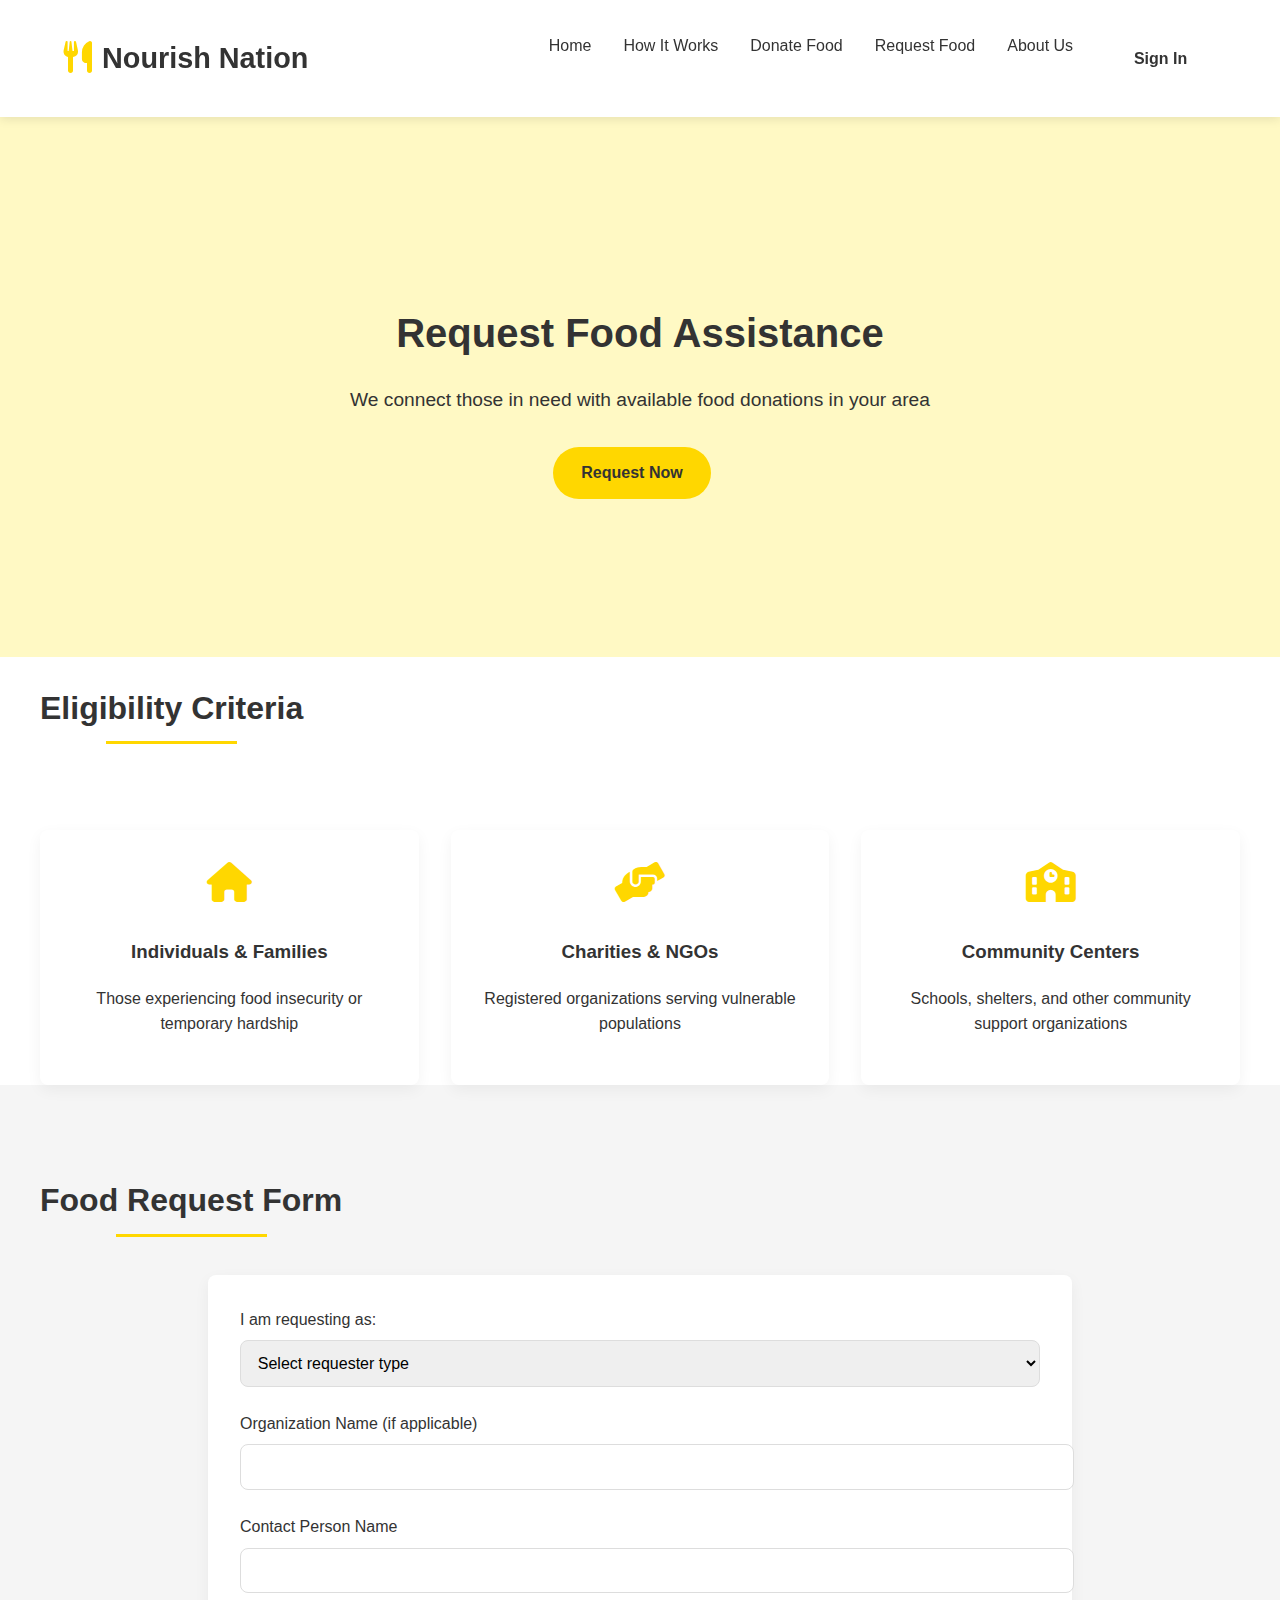
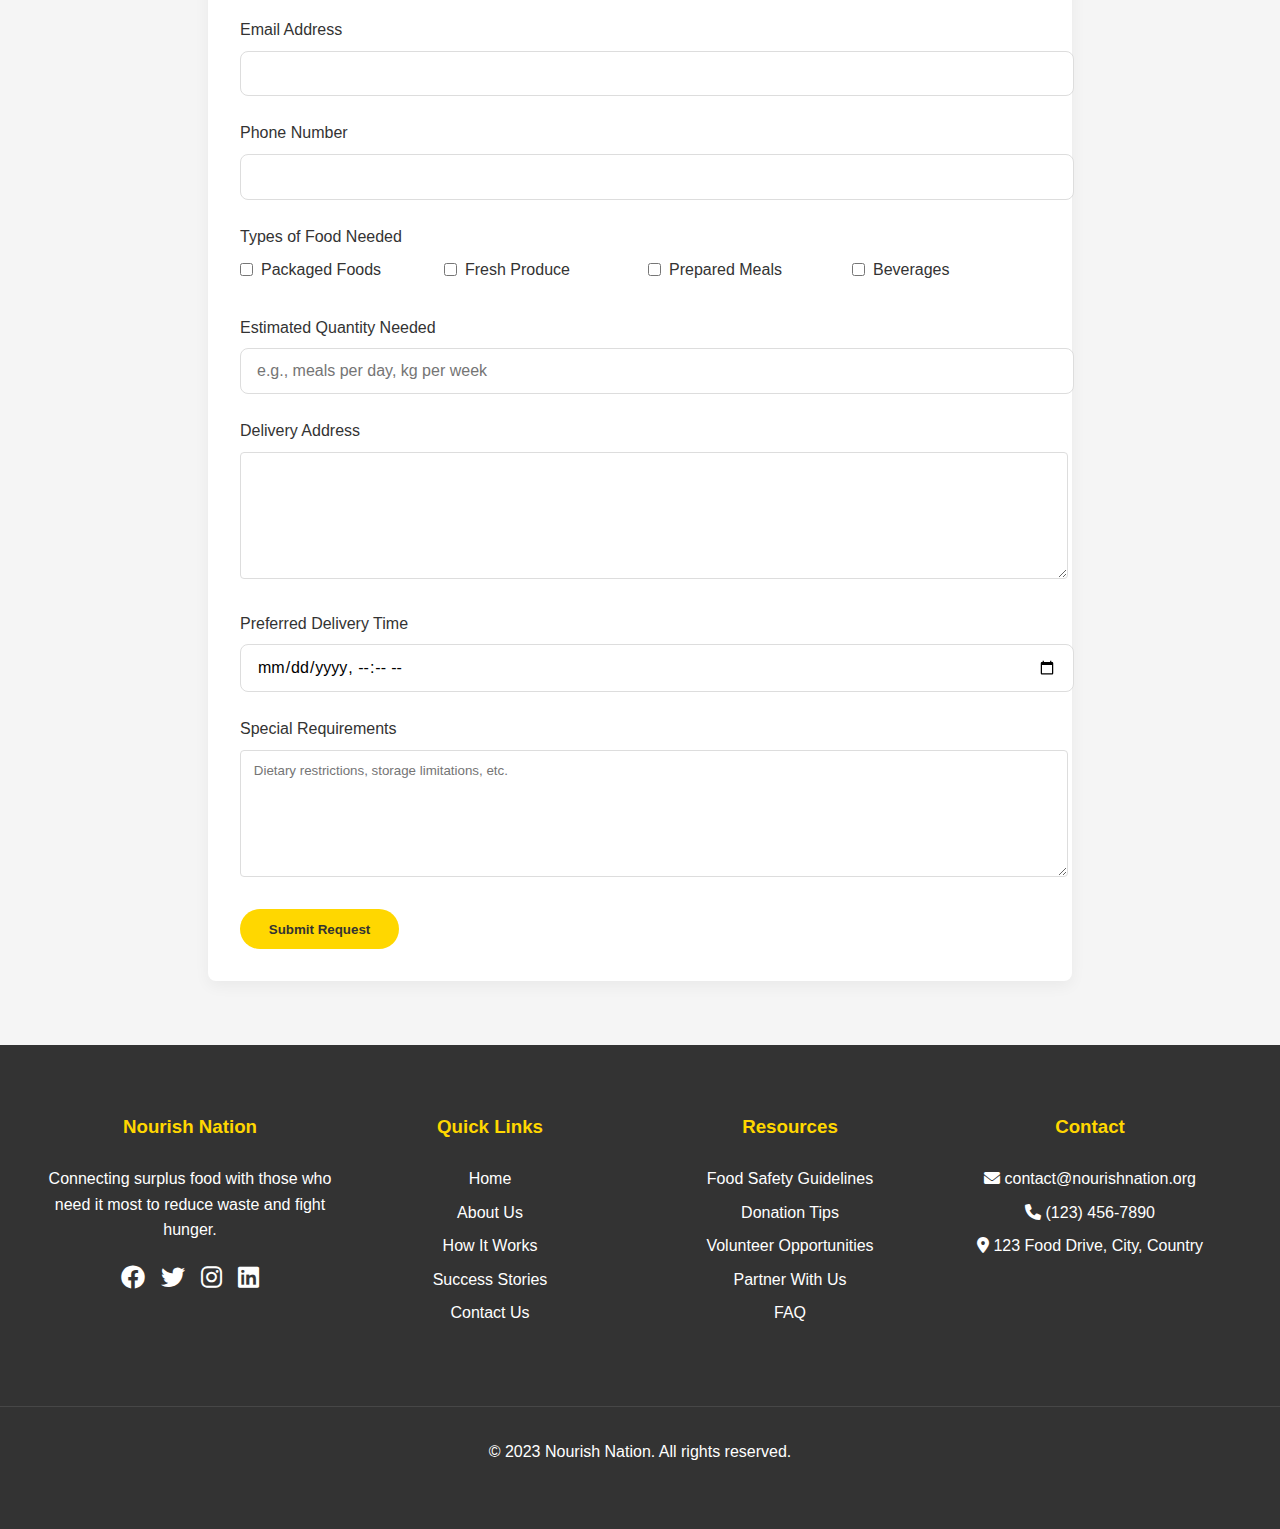
<file: request-food.html>
<!DOCTYPE html>
<html lang="en">
<head>
    <meta charset="UTF-8">
    <meta name="viewport" content="width=device-width, initial-scale=1.0">
    <title>Request Food - Nourish Nation</title>
    <link rel="stylesheet" href="styles.css">
    <link rel="stylesheet" href="https://cdnjs.cloudflare.com/ajax/libs/font-awesome/6.0.0-beta3/css/all.min.css">
</head>
<body>
    <header>
        <div class="navbar">
            <div class="logo">
                <span class="logo-icon"><i class="fas fa-utensils"></i></span>
                <h1>Nourish Nation</h1>
            </div>
            <nav>
                <ul>
                    <li><a href="index.html">Home</a></li>
                    <li><a href="how-it-works.html">How It Works</a></li>
                    <li><a href="donate-food.html">Donate Food</a></li>
                    <li><a href="request-food.html" class="active">Request Food</a></li>
                    <li><a href="about.html">About Us</a></li>
                    <li><a href="signin.html" class="btn">Sign In</a></li>
                </ul>
            </nav>
        </div>
    </header>

    <section class="request-hero">
        <div class="container">
            <h1>Request Food Assistance</h1>
            <p>We connect those in need with available food donations in your area</p>
            <a href="#request-form" class="btn btn-primary">Request Now</a>
        </div>
    </section>

    <section class="eligibility-section">
        <div class="container">
            <h2 class="section-title">Eligibility Criteria</h2>
            <div class="eligibility-cards">
                <div class="eligibility-card">
                    <i class="fas fa-home"></i>
                    <h3>Individuals & Families</h3>
                    <p>Those experiencing food insecurity or temporary hardship</p>
                </div>
                <div class="eligibility-card">
                    <i class="fas fa-hands-helping"></i>
                    <h3>Charities & NGOs</h3>
                    <p>Registered organizations serving vulnerable populations</p>
                </div>
                <div class="eligibility-card">
                    <i class="fas fa-school"></i>
                    <h3>Community Centers</h3>
                    <p>Schools, shelters, and other community support organizations</p>
                </div>
            </div>
        </div>
    </section>

    <section id="request-form" class="request-form">
        <div class="container">
            <h2 class="section-title">Food Request Form</h2>
            <form class="request-form-container">
                <div class="form-group">
                    <label for="requester-type">I am requesting as:</label>
                    <select id="requester-type" required>
                        <option value="">Select requester type</option>
                        <option value="individual">Individual/Family</option>
                        <option value="charity">Charity/Non-profit</option>
                        <option value="community">Community Organization</option>
                    </select>
                </div>
                
                <div class="form-group">
                    <label for="org-name">Organization Name (if applicable)</label>
                    <input type="text" id="org-name">
                </div>
                
                <div class="form-group">
                    <label for="requester-name">Contact Person Name</label>
                    <input type="text" id="requester-name" required>
                </div>
                
                <div class="form-group">
                    <label for="requester-email">Email Address</label>
                    <input type="email" id="requester-email" required>
                </div>
                
                <div class="form-group">
                    <label for="requester-phone">Phone Number</label>
                    <input type="tel" id="requester-phone" required>
                </div>
                
                <div class="form-group">
                    <label for="food-needs">Types of Food Needed</label>
                    <div class="checkbox-group">
                        <label><input type="checkbox" name="food-needs" value="packaged"> Packaged Foods</label>
                        <label><input type="checkbox" name="food-needs" value="produce"> Fresh Produce</label>
                        <label><input type="checkbox" name="food-needs" value="prepared"> Prepared Meals</label>
                        <label><input type="checkbox" name="food-needs" value="beverages"> Beverages</label>
                    </div>
                </div>
                
                <div class="form-group">
                    <label for="quantity-needed">Estimated Quantity Needed</label>
                    <input type="text" id="quantity-needed" placeholder="e.g., meals per day, kg per week" required>
                </div>
                
                <div class="form-group">
                    <label for="delivery-address">Delivery Address</label>
                    <textarea id="delivery-address" rows="3" required></textarea>
                </div>
                
                <div class="form-group">
                    <label for="delivery-time">Preferred Delivery Time</label>
                    <input type="datetime-local" id="delivery-time">
                </div>
                
                <div class="form-group">
                    <label for="special-notes">Special Requirements</label>
                    <textarea id="special-notes" rows="3" placeholder="Dietary restrictions, storage limitations, etc."></textarea>
                </div>
                
                <button type="submit" class="btn btn-primary">Submit Request</button>
            </form>
        </div>
    </section>

    <footer>
        <div class="footer-content">
            <div class="footer-column">
                <h3>Nourish Nation</h3>
                <p>Connecting surplus food with those who need it most to reduce waste and fight hunger.</p>
                <div class="social-icons">
                    <a href="#"><i class="fab fa-facebook"></i></a>
                    <a href="#"><i class="fab fa-twitter"></i></a>
                    <a href="#"><i class="fab fa-instagram"></i></a>
                    <a href="#"><i class="fab fa-linkedin"></i></a>
                </div>
            </div>
            
            <div class="footer-column">
                <h3>Quick Links</h3>
                <ul>
                    <li><a href="index.html">Home</a></li>
                    <li><a href="about.html">About Us</a></li>
                    <li><a href="how-it-works.html">How It Works</a></li>
                    <li><a href="#">Success Stories</a></li>
                    <li><a href="#">Contact Us</a></li>
                </ul>
            </div>
            
            <div class="footer-column">
                <h3>Resources</h3>
                <ul>
                    <li><a href="#">Food Safety Guidelines</a></li>
                    <li><a href="#">Donation Tips</a></li>
                    <li><a href="#">Volunteer Opportunities</a></li>
                    <li><a href="#">Partner With Us</a></li>
                    <li><a href="#">FAQ</a></li>
                </ul>
            </div>
            
            <div class="footer-column">
                <h3>Contact</h3>
                <ul>
                    <li><i class="fas fa-envelope"></i> contact@nourishnation.org</li>
                    <li><i class="fas fa-phone"></i> (123) 456-7890</li>
                    <li><i class="fas fa-map-marker-alt"></i> 123 Food Drive, City, Country</li>
                </ul>
            </div>
        </div>
        
        <div class="copyright">
            <p>&copy; 2023 Nourish Nation. All rights reserved.</p>
        </div>
    </footer>
</body>
</html>
</file>
<file: styles.css>
:root {
    --primary-white: #FFFFFF;
    --primary-yellow: #FFD700;
    --secondary-yellow: #FFF9C4;
    --dark-accent: #333333;
    --light-gray: #F5F5F5;
}

/* Base Styles */
body {
    font-family: 'Segoe UI', Tahoma, Geneva, Verdana, sans-serif;
    margin: 0;
    padding: 0;
    color: var(--dark-accent);
    line-height: 1.6;
}

.container {
    max-width: 1200px;
    margin: 0 auto;
    padding: 0 2rem;
}

/* Header & Navigation */
header {
    background-color: var(--primary-white);
    box-shadow: 0 2px 10px rgba(0,0,0,0.1);
    position: sticky;
    top: 0;
    z-index: 100;
}

.navbar {
    display: flex;
    justify-content: space-between;
    align-items: center;
    padding: 1rem 5%;
    max-width: 1200px;
    margin: 0 auto;
}

.logo {
    display: flex;
    align-items: center;
}

.logo h1 {
    color: var(--dark-accent);
    margin-left: 10px;
    font-size: 1.8rem;
}

.logo-icon {
    color: var(--primary-yellow);
    font-size: 2rem;
}

nav ul {
    display: flex;
    list-style: none;
}

nav ul li {
    margin-left: 2rem;
}

nav ul li a {
    text-decoration: none;
    color: var(--dark-accent);
    font-weight: 500;
    transition: color 0.3s;
}

nav ul li a:hover {
    color: var(--primary-yellow);
}

/* Buttons */
.btn {
    display: inline-block;
    padding: 0.8rem 1.8rem;
    border-radius: 50px;
    text-decoration: none;
    font-weight: 600;
    transition: all 0.3s;
    border: none;
    cursor: pointer;
}

.btn-primary {
    background-color: var(--primary-yellow);
    color: var(--dark-accent);
    margin-right: 1rem;
}

.btn-secondary {
    background-color: white;
    border: 2px solid var(--primary-yellow);
    color: var(--dark-accent);
}

.btn-dark {
    background-color: var(--dark-accent);
    color: white;
}

.btn:hover {
    transform: translateY(-3px);
    box-shadow: 0 5px 15px rgba(255, 215, 0, 0.3);
}

.btn-primary:hover {
    background-color: #FFC107;
}

.btn-secondary:hover {
    background-color: var(--secondary-yellow);
}

.btn-dark:hover {
    background-color: #222;
}

/* Hero Section */
.hero {
    background: linear-gradient(rgba(255, 255, 255, 0.9), rgba(255, 255, 255, 0.9)), 
                url('food-donation-bg.jpg') center/cover;
    height: 80vh;
    display: flex;
    align-items: center;
    text-align: center;
}

.hero-content {
    max-width: 800px;
    margin: 0 auto;
    padding: 2rem;
}

.hero h2 {
    font-size: 2.5rem;
    margin-bottom: 1rem;
    color: var(--dark-accent);
}

.hero p {
    font-size: 1.2rem;
    margin-bottom: 2rem;
}

/* Problem Section */
.problem-section {
    background-color: var(--light-gray);
    padding: 5rem 0;
    text-align: center;
}

.section-title {
    font-size: 2rem;
    margin-bottom: 3rem;
    position: relative;
    display: inline-block;
}

.section-title:after {
    content: '';
    position: absolute;
    width: 50%;
    height: 3px;
    background-color: var(--primary-yellow);
    bottom: -10px;
    left: 25%;
}

.problem-cards {
    display: flex;
    flex-wrap: wrap;
    justify-content: center;
    gap: 2rem;
    margin-top: 3rem;
}

.problem-card {
    background-color: var(--primary-white);
    border-radius: 10px;
    padding: 2rem;
    width: 300px;
    box-shadow: 0 5px 15px rgba(0,0,0,0.05);
    transition: transform 0.3s;
}

.problem-card:hover {
    transform: translateY(-10px);
}

.problem-card i {
    font-size: 2.5rem;
    color: var(--primary-yellow);
    margin-bottom: 1.5rem;
}

.problem-card h3 {
    margin-bottom: 1rem;
}

/* Solution Section */
.solution-section {
    padding: 5rem 0;
    text-align: center;
    background-color: var(--primary-white);
}

.solution-steps {
    display: flex;
    flex-wrap: wrap;
    justify-content: center;
    gap: 2rem;
    margin-top: 3rem;
}

.step {
    flex: 1;
    min-width: 250px;
    max-width: 350px;
    padding: 2rem;
    background-color: var(--secondary-yellow);
    border-radius: 10px;
    position: relative;
}

.step-number {
    position: absolute;
    top: -20px;
    left: 50%;
    transform: translateX(-50%);
    width: 40px;
    height: 40px;
    background-color: var(--primary-yellow);
    border-radius: 50%;
    display: flex;
    align-items: center;
    justify-content: center;
    font-weight: bold;
}

/* CTA Section */
.cta-section {
    background-color: var(--primary-yellow);
    padding: 4rem 0;
    text-align: center;
}

.cta-content {
    max-width: 800px;
    margin: 0 auto;
}

.cta-content h2 {
    font-size: 2rem;
    margin-bottom: 1.5rem;
}

/* Footer */
footer {
    background-color: var(--dark-accent);
    color: var(--primary-white);
    padding: 3rem 0;
    text-align: center;
}

.footer-content {
    display: flex;
    flex-wrap: wrap;
    justify-content: space-around;
    max-width: 1200px;
    margin: 0 auto;
}

.footer-column {
    flex: 1;
    min-width: 250px;
    margin-bottom: 2rem;
}

.footer-column h3 {
    color: var(--primary-yellow);
    margin-bottom: 1.5rem;
}

.footer-column ul {
    list-style: none;
    padding: 0;
}

.footer-column ul li {
    margin-bottom: 0.5rem;
}

.footer-column ul li a {
    color: var(--primary-white);
    text-decoration: none;
    transition: color 0.3s;
}

.footer-column ul li a:hover {
    color: var(--primary-yellow);
}

.social-icons {
    display: flex;
    justify-content: center;
    gap: 1rem;
    margin-top: 1rem;
}

.social-icons a {
    color: var(--primary-white);
    font-size: 1.5rem;
    transition: color 0.3s;
}

.social-icons a:hover {
    color: var(--primary-yellow);
}

.copyright {
    margin-top: 2rem;
    padding-top: 1rem;
    border-top: 1px solid rgba(255,255,255,0.1);
}

/* Additional Styles for Other Pages */
.page-hero {
    text-align: center;
    padding: 4rem 0;
}

.process-tabs {
    display: flex;
    justify-content: center;
    margin-bottom: 2rem;
}

.tab {
    padding: 1rem 2rem;
    cursor: pointer;
    border-bottom: 3px solid transparent;
}

.tab.active {
    border-bottom: 3px solid var(--primary-yellow);
    font-weight: bold;
}

.tab-content {
    display: none;
}

.tab-content.active {
    display: block;
}

.step-cards {
    display: grid;
    grid-template-columns: repeat(auto-fit, minmax(250px, 1fr));
    gap: 2rem;
}

.step-card {
    background: white;
    padding: 2rem;
    border-radius: 8px;
    box-shadow: 0 5px 15px rgba(0,0,0,0.05);
    text-align: center;
    position: relative;
}

.auth-container {
    max-width: 500px;
    margin: 0 auto;
    background: white;
    border-radius: 8px;
    box-shadow: 0 5px 15px rgba(0,0,0,0.1);
    overflow: hidden;
}

.auth-tabs {
    display: flex;
}

.auth-tab {
    flex: 1;
    text-align: center;
    padding: 1rem;
    cursor: pointer;
    background: var(--light-gray);
}

.auth-tab.active {
    background: white;
    font-weight: bold;
}

.auth-form {
    padding: 2rem;
}

.auth-form input {
    width: 100%;
    padding: 0.8rem;
    margin-bottom: 1rem;
    border: 1px solid #ddd;
    border-radius: 4px;
}

.social-buttons {
    display: flex;
    gap: 1rem;
    margin-top: 1rem;
}

.social-btn {
    flex: 1;
    padding: 0.8rem;
    border: none;
    border-radius: 4px;
    color: white;
    cursor: pointer;
}

.social-btn.google { background: #DB4437; }
.social-btn.facebook { background: #4267B2; }

/* Donate Page Specific Styles */
.donate-hero {
    background: linear-gradient(rgba(255,215,0,0.8), rgba(255,215,0,0.8)), 
                url('donate-hero.jpg') center/cover;
    min-height: 60vh;
    display: flex;
    align-items: center;
    text-align: center;
    color: var(--dark-accent);
}

.donate-hero h1 {
    font-size: 2.5rem;
    margin-bottom: 1rem;
}

.donate-hero p {
    font-size: 1.2rem;
    margin-bottom: 2rem;
}

.guidelines-grid {
    display: grid;
    grid-template-columns: repeat(auto-fit, minmax(250px, 1fr));
    gap: 2rem;
    margin-top: 3rem;
}

.guideline-card {
    background: white;
    padding: 2rem;
    border-radius: 8px;
    text-align: center;
    box-shadow: 0 5px 15px rgba(0,0,0,0.05);
    transition: transform 0.3s;
}

.guideline-card:hover {
    transform: translateY(-5px);
}

.guideline-card i {
    font-size: 2.5rem;
    color: var(--primary-yellow);
    margin-bottom: 1rem;
}

.donation-form {
    background-color: var(--light-gray);
    padding: 4rem 0;
}

.donation-form-container {
    max-width: 800px;
    margin: 0 auto;
    background: white;
    padding: 2rem;
    border-radius: 8px;
    box-shadow: 0 5px 15px rgba(0,0,0,0.05);
}

.form-group {
    margin-bottom: 1.5rem;
}

.form-group label {
    display: block;
    margin-bottom: 0.5rem;
    font-weight: 500;
}

.form-group input,
.form-group select,
.form-group textarea {
    width: 100%;
    padding: 0.8rem;
    border: 1px solid #ddd;
    border-radius: 4px;
    font-family: inherit;
}

.form-group textarea {
    min-height: 100px;
}


/* Request Food Page Specific Styles */
.request-hero {
    background-color: var(--secondary-yellow);
    min-height: 60vh;
    display: flex;
    align-items: center;
    text-align: center;
    color: var(--dark-accent);
}

.request-hero h1 {
    font-size: 2.5rem;
    margin-bottom: 1rem;
}

.request-hero p {
    font-size: 1.2rem;
    margin-bottom: 2rem;
}

.eligibility-cards {
    display: grid;
    grid-template-columns: repeat(auto-fit, minmax(250px, 1fr));
    gap: 2rem;
    margin-top: 3rem;
}

.eligibility-card {
    background: white;
    padding: 2rem;
    border-radius: 8px;
    text-align: center;
    box-shadow: 0 5px 15px rgba(0,0,0,0.05);
    transition: transform 0.3s;
}

.eligibility-card:hover {
    transform: translateY(-5px);
}

.eligibility-card i {
    font-size: 2.5rem;
    color: var(--primary-yellow);
    margin-bottom: 1rem;
}

.request-form {
    background-color: var(--light-gray);
    padding: 4rem 0;
}

.request-form-container {
    max-width: 800px;
    margin: 0 auto;
    background: white;
    padding: 2rem;
    border-radius: 8px;
    box-shadow: 0 5px 15px rgba(0,0,0,0.05);
}

.checkbox-group {
    display: grid;
    grid-template-columns: repeat(auto-fit, minmax(150px, 1fr));
    gap: 1rem;
    margin-top: 0.5rem;
}

.checkbox-group label {
    display: flex;
    align-items: center;
    gap: 0.5rem;
    font-weight: normal;
    cursor: pointer;
}

.checkbox-group input[type="checkbox"] {
    width: auto;
    margin: 0;
}


/* How It Works Page Styles */
.how-it-works-hero {
    background: linear-gradient(rgba(255,255,255,0.9), rgba(255,255,255,0.9)), 
                url('https://images.unsplash.com/photo-1504674900247-0877df9cc836') center/cover;
    min-height: 70vh;
    display: flex;
    align-items: center;
    text-align: center;
    color: var(--dark-accent);
    padding: 4rem 0;
}

.how-it-works-hero h1 {
    font-size: 3rem;
    margin-bottom: 1rem;
}

.how-it-works-hero p {
    font-size: 1.5rem;
    margin-bottom: 2rem;
}

.hero-buttons {
    display: flex;
    justify-content: center;
    gap: 1.5rem;
    flex-wrap: wrap;
}

.process-section {
    padding: 6rem 0;
}

.process-section.recipient-process {
    background-color: var(--light-gray);
}

.section-header {
    text-align: center;
    margin-bottom: 4rem;
}

.section-header p {
    font-size: 1.2rem;
    color: #666;
}

.process-flow {
    display: flex;
    flex-wrap: wrap;
    justify-content: center;
    align-items: center;
    gap: 1.5rem;
}

.process-card {
    background: white;
    border-radius: 12px;
    padding: 2rem;
    width: 220px;
    text-align: center;
    box-shadow: 0 10px 30px rgba(0,0,0,0.08);
    transition: all 0.3s ease;
    position: relative;
    z-index: 1;
}

.process-card:hover {
    transform: translateY(-10px);
    box-shadow: 0 15px 35px rgba(0,0,0,0.12);
}

.process-card h3 {
    margin: 1.5rem 0 1rem;
    color: var(--dark-accent);
}

.process-card p {
    font-size: 0.95rem;
    line-height: 1.6;
    color: #666;
}

.card-icon {
    position: relative;
    width: 80px;
    height: 80px;
    margin: 0 auto;
}

.card-icon i {
    font-size: 2.5rem;
    color: var(--primary-yellow);
    background: var(--secondary-yellow);
    width: 100%;
    height: 100%;
    display: flex;
    align-items: center;
    justify-content: center;
    border-radius: 50%;
}

.step-bubble {
    position: absolute;
    top: -10px;
    right: -10px;
    width: 30px;
    height: 30px;
    background: var(--primary-yellow);
    color: white;
    border-radius: 50%;
    display: flex;
    align-items: center;
    justify-content: center;
    font-weight: bold;
    font-size: 0.9rem;
    z-index: 2;
}

.process-arrow {
    font-size: 1.5rem;
    color: var(--primary-yellow);
    padding: 0 1rem;
}

.safety-section {
    padding: 6rem 0;
    background-color: white;
}

.safety-grid {
    display: grid;
    grid-template-columns: repeat(auto-fit, minmax(250px, 1fr));
    gap: 2rem;
    max-width: 1200px;
    margin: 0 auto;
}

.safety-card {
    background: var(--light-gray);
    padding: 2rem;
    border-radius: 12px;
    text-align: center;
    transition: all 0.3s;
}

.safety-card:hover {
    transform: translateY(-5px);
    box-shadow: 0 10px 25px rgba(0,0,0,0.1);
}

.safety-icon {
    width: 80px;
    height: 80px;
    background: white;
    border-radius: 50%;
    display: flex;
    align-items: center;
    justify-content: center;
    margin: 0 auto 1.5rem;
    font-size: 2rem;
    color: var(--primary-yellow);
    box-shadow: 0 5px 15px rgba(0,0,0,0.05);
}

.video-section {
    padding: 5rem 0;
    background-color: var(--secondary-yellow);
    text-align: center;
}

.video-section h2 {
    margin-bottom: 2rem;
}

.video-container {
    max-width: 800px;
    margin: 0 auto;
}

.video-placeholder {
    position: relative;
    border-radius: 12px;
    overflow: hidden;
    box-shadow: 0 15px 35px rgba(0,0,0,0.1);
    margin-bottom: 1.5rem;
    cursor: pointer;
}

.video-placeholder img {
    width: 100%;
    display: block;
}

.video-placeholder i {
    position: absolute;
    top: 50%;
    left: 50%;
    transform: translate(-50%, -50%);
    font-size: 4rem;
    color: white;
    background: rgba(255, 215, 0, 0.8);
    width: 80px;
    height: 80px;
    border-radius: 50%;
    display: flex;
    align-items: center;
    justify-content: center;
    transition: all 0.3s;
}

.video-placeholder:hover i {
    background: var(--primary-yellow);
    transform: translate(-50%, -50%) scale(1.1);
}

.cta-section {
    padding: 5rem 0;
    text-align: center;
    background: var(--dark-accent);
    color: white;
}

.cta-section h2 {
    font-size: 2.5rem;
    margin-bottom: 1rem;
}

.cta-section p {
    max-width: 700px;
    margin: 0 auto 2rem;
    font-size: 1.2rem;
}

.cta-buttons {
    display: flex;
    justify-content: center;
    gap: 1.5rem;
    flex-wrap: wrap;
}

/* Responsive Adjustments */
@media (max-width: 992px) {
    .process-flow {
        flex-direction: column;
    }
    
    .process-arrow {
        transform: rotate(90deg);
        padding: 1.5rem 0;
    }
    
    .process-card {
        width: 100%;
        max-width: 350px;
    }
}

@media (max-width: 768px) {
    .how-it-works-hero h1 {
        font-size: 2.2rem;
    }
    
    .hero-buttons, .cta-buttons {
        flex-direction: column;
        gap: 1rem;
    }
    
    .hero-buttons .btn, .cta-buttons .btn {
        width: 100%;
        max-width: 300px;
        margin: 0 auto;
    }
}

/* About Us Page Styles */
.about-hero {
    background: linear-gradient(rgba(255,255,255,0.8), rgba(255,255,255,0.8)), 
                url('https://images.unsplash.com/photo-1504674900247-0877df9cc836') center/cover;
    min-height: 60vh;
    display: flex;
    align-items: center;
    text-align: center;
    color: var(--dark-accent);
}

.about-hero h1 {
    font-size: 3rem;
    margin-bottom: 1rem;
}

.about-hero p {
    font-size: 1.5rem;
    font-weight: 300;
}

.story-section {
    padding: 5rem 0;
}

.story-grid {
    display: grid;
    grid-template-columns: 1fr 1fr;
    gap: 3rem;
    align-items: center;
}

.story-text {
    font-size: 1.1rem;
    line-height: 1.8;
}

.story-text p {
    margin-bottom: 1.5rem;
}

.story-image {
    border-radius: 8px;
    overflow: hidden;
    box-shadow: 0 10px 30px rgba(0,0,0,0.1);
}

.story-image img {
    width: 100%;
    height: auto;
    display: block;
    transition: transform 0.5s;
}

.story-image:hover img {
    transform: scale(1.05);
}

.values-section {
    background-color: var(--light-gray);
    padding: 5rem 0;
}

.values-grid {
    display: grid;
    grid-template-columns: repeat(auto-fit, minmax(300px, 1fr));
    gap: 2rem;
    margin-top: 3rem;
}

.value-card {
    background: white;
    padding: 2rem;
    border-radius: 8px;
    text-align: center;
    box-shadow: 0 5px 15px rgba(0,0,0,0.05);
    transition: transform 0.3s;
}

.value-card:hover {
    transform: translateY(-10px);
}

.value-icon {
    width: 80px;
    height: 80px;
    background: var(--primary-yellow);
    border-radius: 50%;
    display: flex;
    align-items: center;
    justify-content: center;
    margin: 0 auto 1.5rem;
    font-size: 2rem;
    color: white;
}

.team-section {
    padding: 5rem 0;
    background-color: white;
}

.team-grid {
    display: grid;
    grid-template-columns: repeat(auto-fit, minmax(250px, 1fr));
    gap: 3rem;
    margin-top: 3rem;
}

.team-member {
    text-align: center;
    background: var(--light-gray);
    padding: 2rem;
    border-radius: 8px;
    transition: all 0.3s;
}

.team-member:hover {
    transform: translateY(-10px);
    box-shadow: 0 10px 20px rgba(0,0,0,0.1);
}

.member-image {
    width: 150px;
    height: 150px;
    border-radius: 50%;
    overflow: hidden;
    margin: 0 auto 1.5rem;
    border: 5px solid var(--primary-yellow);
}

.member-image img {
    width: 100%;
    height: 100%;
    object-fit: cover;
}

.position {
    color: var(--primary-yellow);
    font-weight: 600;
    margin-bottom: 1rem;
}

.bio {
    font-size: 0.9rem;
    line-height: 1.6;
}

.impact-section {
    padding: 5rem 0;
    background-color: var(--secondary-yellow);
}

.impact-stats {
    display: grid;
    grid-template-columns: repeat(auto-fit, minmax(200px, 1fr));
    gap: 2rem;
    margin-top: 3rem;
}

.stat-item {
    text-align: center;
}

.stat-number {
    font-size: 3rem;
    font-weight: 700;
    color: var(--dark-accent);
    margin-bottom: 0.5rem;
}

.stat-label {
    font-size: 1.1rem;
    font-weight: 500;
}

.cta-section {
    padding: 4rem 0;
    text-align: center;
    background: var(--dark-accent);
    color: white;
}

.cta-section h2 {
    font-size: 2.5rem;
    margin-bottom: 1rem;
}

.cta-section p {
    max-width: 700px;
    margin: 0 auto 2rem;
    font-size: 1.2rem;
}

.cta-buttons {
    display: flex;
    justify-content: center;
    gap: 1rem;
}

/* Responsive adjustments */
@media (max-width: 768px) {
    .story-grid {
        grid-template-columns: 1fr;
    }
    
    .about-hero h1 {
        font-size: 2.2rem;
    }
}

/* Auth Page Specific Styles */
.auth-section {
    padding: 5rem 0;
    min-height: 70vh;
    display: flex;
    align-items: center;
}

.auth-container {
    max-width: 500px;
    margin: 0 auto;
    background: white;
    border-radius: 12px;
    box-shadow: 0 10px 30px rgba(0,0,0,0.1);
    overflow: hidden;
}

.auth-tabs {
    display: flex;
    border-bottom: 1px solid #eee;
}

.auth-tab {
    flex: 1;
    text-align: center;
    padding: 1.2rem;
    cursor: pointer;
    font-weight: 500;
    color: #666;
    transition: all 0.3s;
}

.auth-tab.active {
    color: var(--primary-yellow);
    border-bottom: 3px solid var(--primary-yellow);
    font-weight: 600;
}

.auth-content {
    padding: 2rem;
}

.auth-form {
    display: none;
}

.auth-form.active {
    display: block;
}

.form-group {
    margin-bottom: 1.5rem;
}

.form-group input,
.form-group select {
    width: 100%;
    padding: 0.8rem 1rem;
    border: 1px solid #ddd;
    border-radius: 8px;
    font-size: 1rem;
}

.form-group select {
    padding: 0.8rem;
}

.error-message {
    color: #e74c3c;
    margin: 1rem 0;
    font-size: 0.9rem;
}

.social-auth {
    margin-top: 2rem;
    text-align: center;
}

.social-auth p {
    margin-bottom: 1rem;
    color: #666;
    position: relative;
}

.social-auth p::before,
.social-auth p::after {
    content: "";
    position: absolute;
    top: 50%;
    width: 30%;
    height: 1px;
    background: #eee;
}

.social-auth p::before {
    left: 0;
}

.social-auth p::after {
    right: 0;
}

.social-buttons {
    display: flex;
    gap: 1rem;
    justify-content: center;
}

.social-btn {
    padding: 0.8rem 1.2rem;
    border-radius: 8px;
    border: none;
    font-weight: 500;
    cursor: pointer;
    display: flex;
    align-items: center;
    gap: 0.5rem;
    transition: all 0.3s;
}

.social-btn.google {
    background: #DB4437;
    color: white;
}

.social-btn.facebook {
    background: #4267B2;
    color: white;
}

.social-btn:hover {
    transform: translateY(-2px);
    box-shadow: 0 5px 10px rgba(0,0,0,0.1);
}

/* Responsive adjustments */
@media (max-width: 600px) {
    .auth-container {
        border-radius: 0;
    }
    
    .social-buttons {
        flex-direction: column;
    }
}
/* Make sure these are at the bottom of your styles.css file */
</file>
